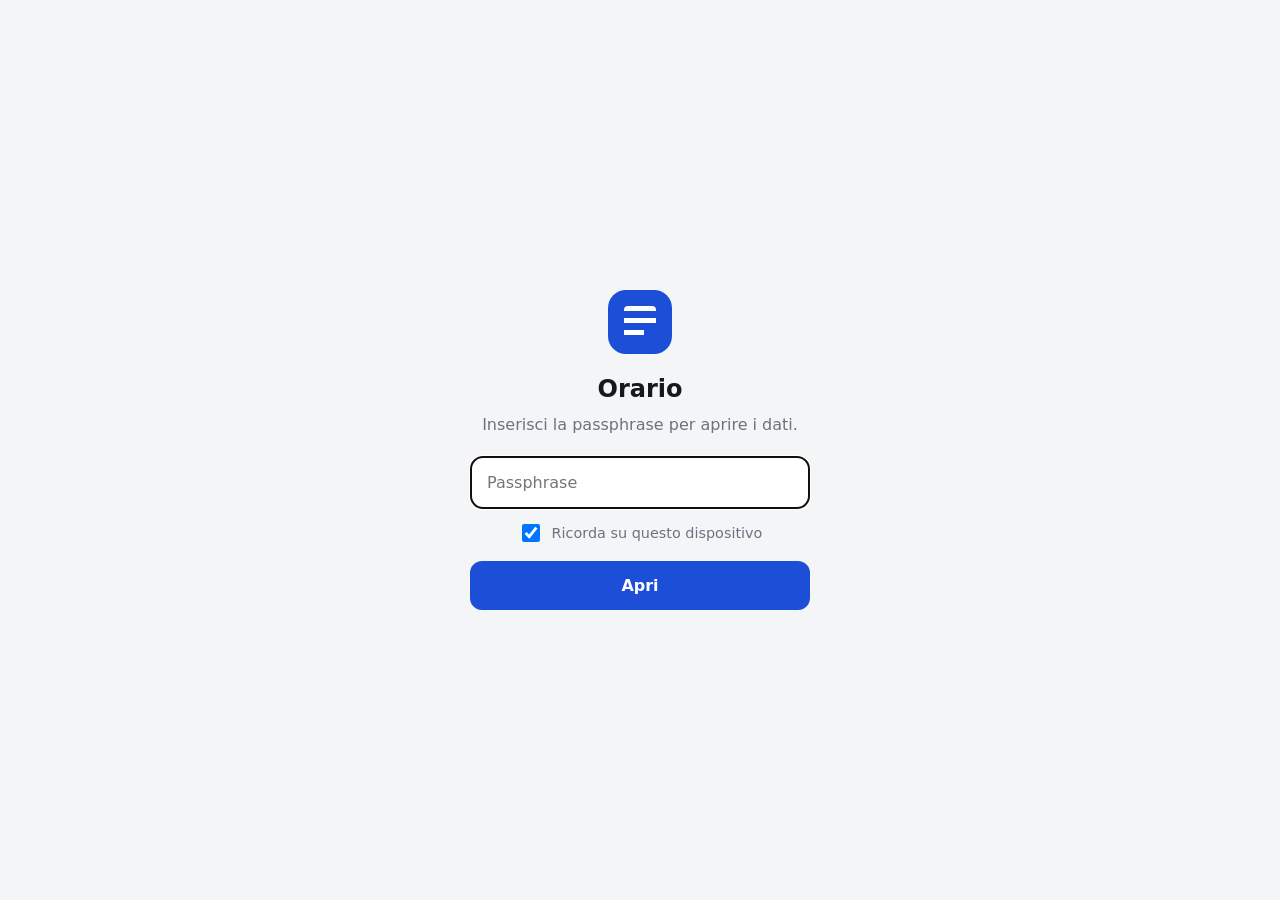
<file: index.html>
<!DOCTYPE html>
<html lang="it">
<head>
<meta charset="utf-8">
<meta name="viewport" content="width=device-width, initial-scale=1, viewport-fit=cover">
<meta name="theme-color" content="#1d4ed8">
<meta name="robots" content="noindex, nofollow">
<meta name="color-scheme" content="light dark">
<meta name="mobile-web-app-capable" content="yes">
<meta name="apple-mobile-web-app-capable" content="yes">
<meta name="apple-mobile-web-app-status-bar-style" content="default">
<link rel="manifest" href="manifest.json">
<link rel="icon" href="icons/icon-192.png">
<link rel="apple-touch-icon" href="icons/icon-192.png">
<link rel="stylesheet" href="app.css">
<title>Orario T. Tasso</title>
</head>
<body>

<!-- SCHERMATA DI SBLOCCO -->
<section id="lock" class="lock">
  <div class="lock-box">
    <div class="lock-logo" aria-hidden="true"></div>
    <h1>Orario</h1>
    <p class="muted" id="lockSub">Inserisci la passphrase per aprire i dati.</p>
    <form id="lockForm" autocomplete="off">
      <input type="password" id="pass" placeholder="Passphrase" autocomplete="current-password" enterkeyhint="go">
      <label class="check"><input type="checkbox" id="remember" checked> Ricorda su questo dispositivo</label>
      <button type="submit" class="primary block" id="lockBtn">Apri</button>
    </form>
    <p class="err" id="lockErr" hidden></p>
  </div>
</section>

<!-- APP -->
<div id="app" hidden>
  <header class="topbar">
    <div class="topbar-in">
      <h1 id="title">Oggi</h1>
      <button id="backBtn" class="icon-btn" hidden aria-label="Indietro">‹</button>
    </div>
  </header>

  <main id="view" class="view"></main>

  <nav class="tabs" id="tabs">
    <button data-tab="home" class="on"><span class="ti">▦</span>Il mio orario</button>
    <button data-tab="classi"><span class="ti">▤</span>Classi</button>
    <button data-tab="colleghi"><span class="ti">☰</span>Colleghi</button>
    <button data-tab="impostazioni"><span class="ti">⚙</span>Impostazioni</button>
  </nav>
</div>

<div id="modalRoot"></div>
<div id="toast" class="toast" hidden></div>

<script src="data-enc.js" onerror="window.ORARIO_ENC_MISSING=true"></script>
<script src="tabellone.js"></script>
<script src="app.js"></script>
</body>
</html>
</file>
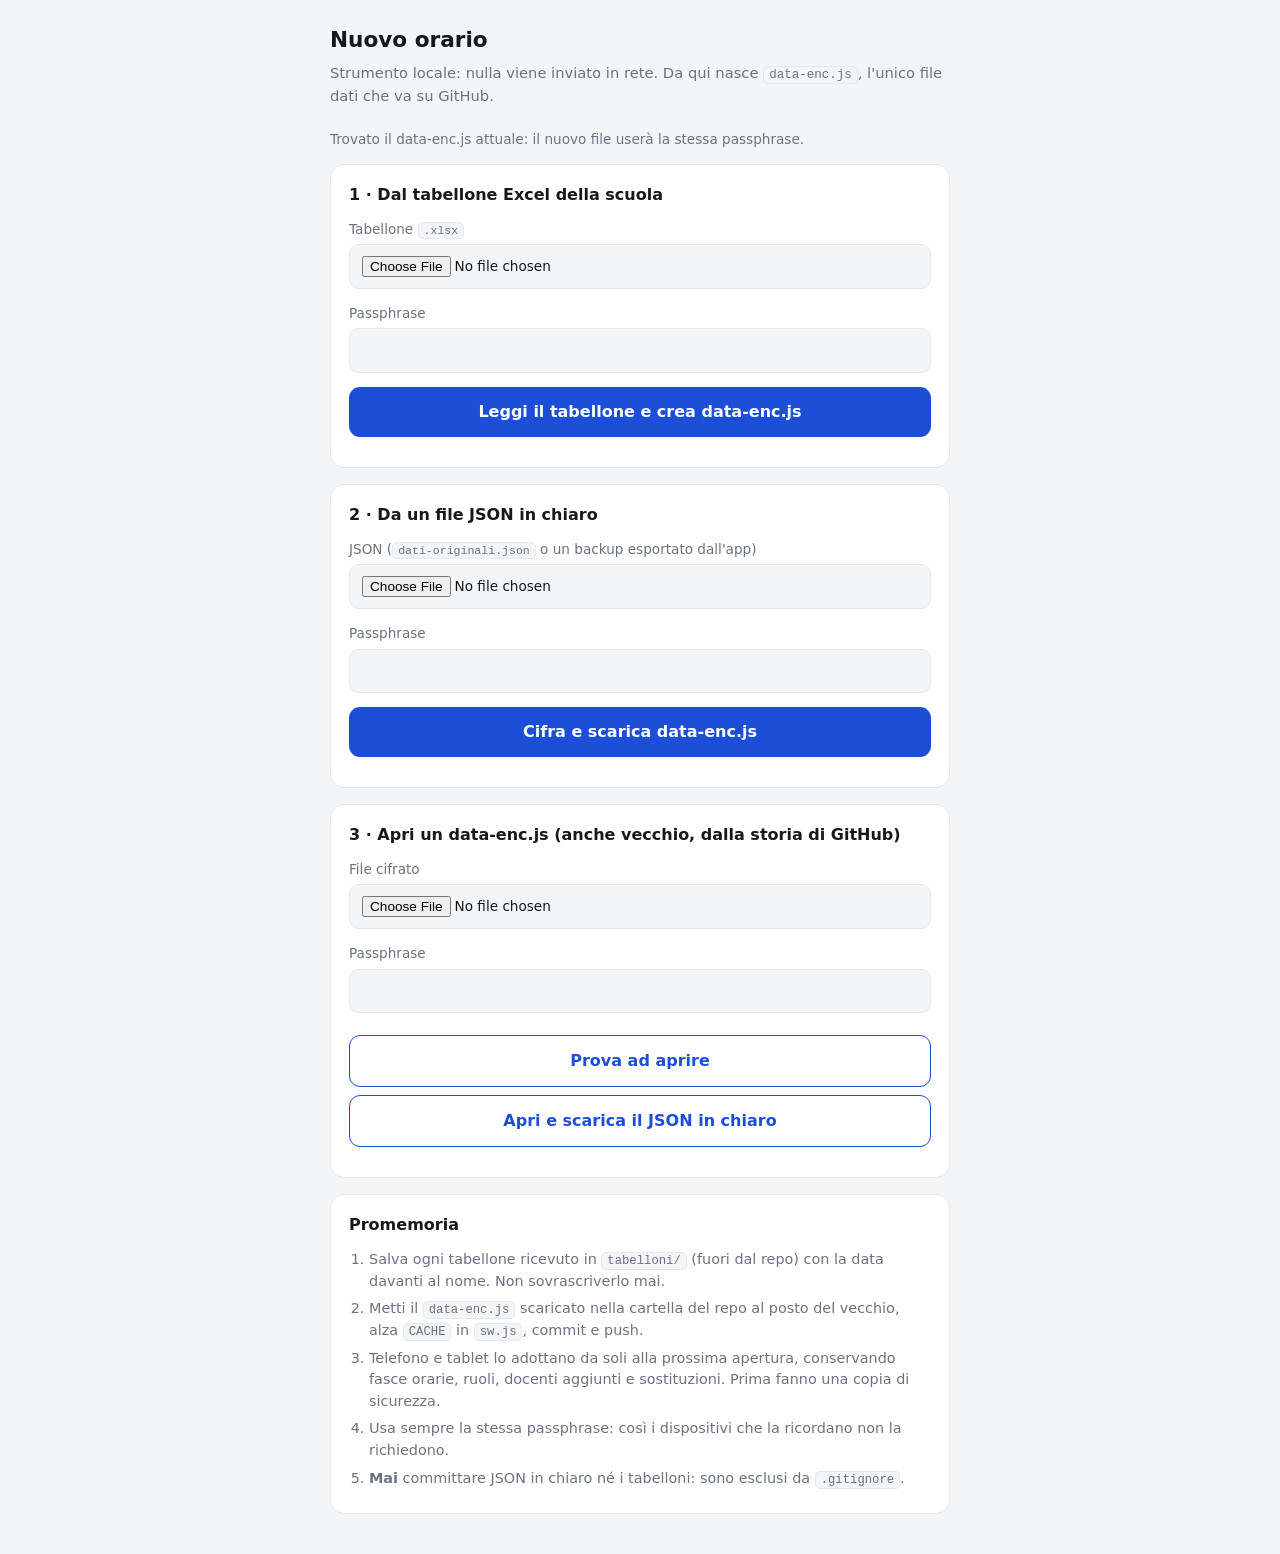
<file: cifra.html>
<!DOCTYPE html>
<html lang="it">
<head>
<meta charset="utf-8">
<meta name="viewport" content="width=device-width, initial-scale=1">
<meta name="robots" content="noindex, nofollow">
<title>Nuovo orario — T. Tasso</title>
<style>
  :root{--ink:#15181d;--muted:#6b7280;--line:#e4e7ec;--accent:#1d4ed8;--bg:#f4f5f7;--card:#fff;--ok:#15803d;--ko:#c0392b;--warn:#b45309}
  @media(prefers-color-scheme:dark){:root{--ink:#e9ebef;--muted:#9aa1ad;--line:#272b33;--accent:#6f9bff;--bg:#0f1115;--card:#171a20;--ok:#4ade80;--ko:#f87171;--warn:#f0b357}}
  body{margin:0;background:var(--bg);color:var(--ink);font:16px/1.5 system-ui,-apple-system,"Segoe UI",sans-serif;padding:24px 16px}
  main{max-width:620px;margin:0 auto}
  h1{font-size:1.35rem;margin:0 0 6px} p.sub{color:var(--muted);margin:0 0 22px;font-size:.92rem}
  .card{background:var(--card);border:1px solid var(--line);border-radius:14px;padding:18px;margin-bottom:16px}
  h2{font-size:1rem;margin:0 0 12px}
  label{display:block;font-size:.85rem;color:var(--muted);margin-bottom:14px}
  input{width:100%;box-sizing:border-box;padding:11px 12px;border:1px solid var(--line);border-radius:10px;
        background:var(--bg);color:var(--ink);margin-top:5px;font:inherit}
  button{background:var(--accent);color:#fff;border:0;border-radius:11px;padding:13px 18px;font:inherit;font-weight:600;cursor:pointer;width:100%}
  button.sec{background:transparent;color:var(--accent);border:1px solid var(--accent);margin-top:8px}
  .msg{margin-top:12px;font-size:.9rem;white-space:pre-line}.ok{color:var(--ok)}.ko{color:var(--ko)}.warn{color:var(--warn)}
  .stato{font-size:.85rem;color:var(--muted);margin:0 0 14px}
  ol{padding-left:20px;color:var(--muted);font-size:.9rem;margin:0}
  li{margin-bottom:6px}
  code{background:var(--bg);border:1px solid var(--line);border-radius:5px;padding:1px 5px;font-size:.85em}
  [hidden]{display:none!important}
</style>
</head>
<body>
<main>
  <h1>Nuovo orario</h1>
  <p class="sub">Strumento locale: nulla viene inviato in rete. Da qui nasce <code>data-enc.js</code>, l'unico file dati che va su GitHub.</p>
  <p class="stato" id="stato"></p>

  <div class="card">
    <h2>1 · Dal tabellone Excel della scuola</h2>
    <label>Tabellone <code>.xlsx</code><input type="file" id="fx" accept=".xlsx"></label>
    <label>Passphrase<input type="password" id="px" autocomplete="current-password"></label>
    <label id="px2L" hidden>Ripeti passphrase<input type="password" id="px2" autocomplete="new-password"></label>
    <button id="goX">Leggi il tabellone e crea data-enc.js</button>
    <div class="msg" id="mX"></div>
  </div>

  <div class="card">
    <h2>2 · Da un file JSON in chiaro</h2>
    <label>JSON (<code>dati-originali.json</code> o un backup esportato dall'app)<input type="file" id="f" accept=".json,application/json"></label>
    <label>Passphrase<input type="password" id="p1" autocomplete="current-password"></label>
    <label id="p2L" hidden>Ripeti passphrase<input type="password" id="p2" autocomplete="new-password"></label>
    <button id="go">Cifra e scarica data-enc.js</button>
    <div class="msg" id="m1"></div>
  </div>

  <div class="card">
    <h2>3 · Apri un data-enc.js (anche vecchio, dalla storia di GitHub)</h2>
    <label>File cifrato<input type="file" id="f2" accept=".js"></label>
    <label>Passphrase<input type="password" id="p3" autocomplete="off"></label>
    <button class="sec" id="go2">Prova ad aprire</button>
    <button class="sec" id="go3">Apri e scarica il JSON in chiaro</button>
    <div class="msg" id="m2"></div>
  </div>

  <div class="card">
    <h2>Promemoria</h2>
    <ol>
      <li>Salva ogni tabellone ricevuto in <code>tabelloni/</code> (fuori dal repo) con la data davanti al nome. Non sovrascriverlo mai.</li>
      <li>Metti il <code>data-enc.js</code> scaricato nella cartella del repo al posto del vecchio, alza <code>CACHE</code> in <code>sw.js</code>, commit e push.</li>
      <li>Telefono e tablet lo adottano da soli alla prossima apertura, conservando fasce orarie, ruoli, docenti aggiunti e sostituzioni. Prima fanno una copia di sicurezza.</li>
      <li>Usa sempre la stessa passphrase: così i dispositivi che la ricordano non la richiedono.</li>
      <li><b>Mai</b> committare JSON in chiaro né i tabelloni: sono esclusi da <code>.gitignore</code>.</li>
    </ol>
  </div>
</main>

<script src="data-enc.js"></script>
<script src="tabellone.js"></script>
<script>
const enc = new TextEncoder(), dec = new TextDecoder();
const b64e = b => { const a = new Uint8Array(b); let s = ''; for (let i = 0; i < a.length; i++) s += String.fromCharCode(a[i]); return btoa(s); };
const b64d = s => { const t = atob(s), a = new Uint8Array(t.length); for (let i = 0; i < t.length; i++) a[i] = t.charCodeAt(i); return a; };
const BOX = window.ORARIO_ENC || null;
const ITER = (BOX && BOX.iter) || 310000;
const $ = id => document.getElementById(id);
async function key(pass, salt, iter) {
  const km = await crypto.subtle.importKey('raw', enc.encode(pass), 'PBKDF2', false, ['deriveKey']);
  return crypto.subtle.deriveKey({ name: 'PBKDF2', salt, iterations: iter || ITER, hash: 'SHA-256' },
    km, { name: 'AES-GCM', length: 256 }, false, ['encrypt', 'decrypt']);
}
async function apriBox(box, pass) {
  const k = await key(pass, b64d(box.salt), box.iter);
  const pt = await crypto.subtle.decrypt({ name: 'AES-GCM', iv: b64d(box.iv) }, k, b64d(box.ct));
  return { k, obj: JSON.parse(dec.decode(pt)) };
}
function say(id, txt, cls) { const e = $(id); e.textContent = txt; e.className = 'msg ' + (cls || 'ko'); }
const readText = f => new Promise((res, rej) => { const r = new FileReader(); r.onload = () => res(r.result); r.onerror = rej; r.readAsText(f); });
const readBuf = f => new Promise((res, rej) => { const r = new FileReader(); r.onload = () => res(r.result); r.onerror = rej; r.readAsArrayBuffer(f); });
function scarica(nome, testo, tipo) {
  const a = document.createElement('a'); a.href = URL.createObjectURL(new Blob([testo], { type: tipo }));
  a.download = nome; document.body.appendChild(a); a.click(); a.remove();
}

/* stessa passphrase e stesso salt dell'orario attuale: i dispositivi che la ricordano non la richiedono */
async function chiave(passId, pass2Id) {
  const pass = $(passId).value;
  if (BOX) {
    try { return Object.assign({ salt: BOX.salt }, await apriBox(BOX, pass)); }
    catch (e) { throw new Error('Passphrase errata: non apre il data-enc.js attuale. Usa la stessa di sempre.'); }
  }
  if (pass.length < 6) throw new Error('Passphrase troppo corta (almeno 6 caratteri).');
  if (pass !== $(pass2Id).value) throw new Error('Le due passphrase non coincidono.');
  const salt = crypto.getRandomValues(new Uint8Array(16));
  return { salt: b64e(salt), k: await key(pass, salt), obj: null };
}
async function cifra(obj, k, salt) {
  const iv = crypto.getRandomValues(new Uint8Array(12));
  const ct = await crypto.subtle.encrypt({ name: 'AES-GCM', iv }, k, enc.encode(JSON.stringify(obj)));
  return 'window.ORARIO_ENC = ' + JSON.stringify({ v: 1, kdf: 'PBKDF2-SHA256', iter: ITER, salt, iv: b64e(iv), ct: b64e(ct) }) + ';\n';
}

if (BOX) $('stato').textContent = 'Trovato il data-enc.js attuale: il nuovo file userà la stessa passphrase.';
else { $('stato').textContent = 'Nessun data-enc.js accanto a questa pagina: ne creerai uno nuovo con una passphrase nuova.'; $('px2L').hidden = false; $('p2L').hidden = false; }

$('goX').onclick = async () => {
  const f = $('fx').files[0];
  if (!f) return say('mX', 'Scegli il file .xlsx.');
  say('mX', 'Leggo…', 'muted');
  try {
    const c = await chiave('px', 'px2');
    const sh = await TAB.leggiFoglio(await readBuf(f));
    const r = TAB.converti(sh, c.obj, f.name);
    const d = TAB.confronta(c.obj, r.data);
    scarica('data-enc.js', await cifra(r.data, c.k, c.salt), 'application/javascript');
    let txt = `Fatto: ${r.data.docenti.length} docenti, ${r.nOre} ore al giorno. data-enc.js scaricato.`;
    if (d) {
      txt += `\nRispetto all'orario attuale: ${d.celle.length} celle cambiate`;
      if (d.nuovi.length) txt += `, nuovi: ${d.nuovi.join(', ')}`;
      if (d.usciti.length) txt += `, non più presenti: ${d.usciti.join(', ')}`;
      txt += '.';
      const io = r.data.docenti.find(t => t.id === r.data.io);
      const mie = d.celle.filter(x => io && x.nome === io.nome);
      if (mie.length) txt += `\nNel tuo orario: ` + mie.map(x => `${x.g} ${x.h + 1}ª ${x.da || '—'} → ${x.a || '—'}`).join(' · ');
    }
    if (r.strani.length) txt += `\nSigle non riconosciute, lasciate così: ${r.strani.join(', ')}.`;
    say('mX', txt, r.strani.length ? 'warn' : 'ok');
  } catch (e) { say('mX', e.message || String(e)); }
};

$('go').onclick = async () => {
  const f = $('f').files[0];
  if (!f) return say('m1', 'Scegli il file JSON.');
  try {
    const obj = JSON.parse(await readText(f));
    if (!obj.docenti) return say('m1', 'Il JSON non contiene "docenti".');
    const c = await chiave('p1', 'p2');
    delete obj.man; delete obj.base; delete obj.baseIds;
    obj.meta = Object.assign({}, obj.meta, { generato: new Date().toISOString() });
    scarica('data-enc.js', await cifra(obj, c.k, c.salt), 'application/javascript');
    say('m1', 'Fatto: ' + obj.docenti.length + ' docenti cifrati. data-enc.js scaricato.', 'ok');
  } catch (e) { say('m1', e.message || String(e)); }
};

async function apriFile() {
  const f = $('f2').files[0];
  if (!f) throw new Error('Scegli il file data-enc.js.');
  const txt = await readText(f);
  const box = JSON.parse(txt.replace(/^[^{]*/, '').replace(/;\s*$/, ''));
  try { return (await apriBox(box, $('p3').value)).obj; }
  catch (e) { throw new Error('Non si apre: passphrase errata o file danneggiato.'); }
}
$('go2').onclick = async () => {
  try { const o = await apriFile(); say('m2', 'Passphrase corretta: ' + o.docenti.length + ' docenti, generato ' + ((o.meta && o.meta.generato) || '?') + '.', 'ok'); }
  catch (e) { say('m2', e.message); }
};
$('go3').onclick = async () => {
  try {
    const o = await apriFile();
    const quando = String((o.meta && o.meta.generato) || 'senza-data').slice(0, 10);
    scarica('orario-tasso-' + quando + '.json', JSON.stringify(o, null, 1), 'application/json');
    say('m2', 'JSON in chiaro scaricato: tienilo fuori dal repo.', 'ok');
  } catch (e) { say('m2', e.message); }
};
</script>
</body>
</html>
</file>
<file: app.css>
/* Orario T. Tasso — stile minimale, mobile first */
:root{
  --bg:#f4f5f7; --card:#ffffff; --ink:#15181d; --muted:#6b7280;
  --line:#e4e7ec; --accent:#1d4ed8; --soft:#eaf0ff; --warn:#b45309;
  --r:14px; --safe: env(safe-area-inset-bottom, 0px);
}
@media (prefers-color-scheme: dark){
  :root{ --bg:#0f1115; --card:#171a20; --ink:#e9ebef; --muted:#9aa1ad;
         --line:#272b33; --accent:#6f9bff; --soft:#1a2340; --warn:#f0b357; }
}
*{box-sizing:border-box;-webkit-tap-highlight-color:transparent}
[hidden]{display:none !important}
html,body{margin:0;padding:0}
body{
  background:var(--bg); color:var(--ink);
  font:16px/1.45 -apple-system,BlinkMacSystemFont,"Segoe UI",Roboto,system-ui,sans-serif;
  overflow-x:hidden;
}
h1,h2,h3{margin:0;font-weight:650}
button,input,select{font:inherit;color:inherit}
button{background:none;border:0;cursor:pointer}
.muted{color:var(--muted)}
.err{color:#c0392b;font-size:.9rem}

/* ---------- lock ---------- */
.lock{min-height:100dvh;display:grid;place-items:center;padding:24px}
.lock-box{width:100%;max-width:340px;text-align:center}
.lock-logo{width:64px;height:64px;margin:0 auto 18px;border-radius:18px;background:var(--accent);
  position:relative}
.lock-logo::before{content:"";position:absolute;inset:16px;border-radius:4px;
  background:
   linear-gradient(#fff,#fff) 0 0/100% 5px no-repeat,
   linear-gradient(#fff,#fff) 0 12px/100% 5px no-repeat,
   linear-gradient(#fff,#fff) 0 24px/64% 5px no-repeat;}
.lock h1{font-size:1.5rem;margin-bottom:6px}
.lock p{margin:0 0 20px}
.lock input[type=password]{width:100%;padding:14px 16px;border-radius:12px;border:1px solid var(--line);
  background:var(--card);margin-bottom:12px}
.check{display:flex;gap:9px;align-items:center;justify-content:center;font-size:.9rem;color:var(--muted);margin-bottom:16px}
.check input{width:18px;height:18px}
.primary{background:var(--accent);color:#fff;border-radius:12px;padding:13px 18px;font-weight:600}
.block{display:block;width:100%}

/* ---------- chrome ---------- */
.topbar{position:sticky;top:0;z-index:20;background:var(--bg);
  padding:max(env(safe-area-inset-top),8px) 16px 6px;border-bottom:1px solid transparent}
.topbar-in{display:flex;align-items:center;gap:8px;min-height:36px}
.topbar h1{font-size:1.32rem;flex:1;order:2}
.icon-btn{order:1;font-size:1.9rem;line-height:1;width:34px;height:34px;color:var(--accent);margin-left:-8px}
.view{padding:6px max(16px,env(safe-area-inset-right)) calc(84px + var(--safe)) max(16px,env(safe-area-inset-left));max-width:760px;margin:0 auto}

.tabs{position:fixed;left:0;right:0;bottom:0;z-index:30;display:flex;
  background:var(--card);border-top:1px solid var(--line);padding-bottom:var(--safe)}
.tabs button{flex:1;padding:9px 4px 10px;font-size:.7rem;color:var(--muted);display:flex;
  flex-direction:column;align-items:center;gap:3px}
.tabs button.on{color:var(--accent)}
.tabs .ti{font-size:1.15rem;line-height:1}

/* ---------- giorni ---------- */
.days{display:flex;gap:6px;margin:8px 0 14px;overflow-x:auto;scrollbar-width:none}
.days::-webkit-scrollbar{display:none}
.days button{flex:1;min-width:58px;padding:9px 4px;border-radius:11px;background:var(--card);
  border:1px solid var(--line);font-size:.82rem;font-weight:600;color:var(--muted)}
.days button.on{background:var(--accent);border-color:var(--accent);color:#fff}
.days button.today::after{content:"•";margin-left:4px}

/* ---------- ore ---------- */
.ore{list-style:none;margin:0;padding:0;display:flex;flex-direction:column;gap:8px}
.ora{display:flex;gap:12px;background:var(--card);border:1px solid var(--line);border-radius:var(--r);
  padding:12px 14px;align-items:flex-start;text-align:left;width:100%;min-height:62px}
.ora:active{background:var(--soft)}
.ora-n{flex:0 0 52px;display:flex;flex-direction:column;align-items:flex-start}
.ora-n b{font-size:1rem}
.ora-n span{font-size:.72rem;color:var(--muted);line-height:1.25}
.ora-n .to{opacity:.7}
.ora-n .to::before{content:"–"}
.ore li.pausa{display:flex;align-items:center;justify-content:space-between;gap:10px;
  padding:1px 10px;font-size:.72rem;color:var(--muted)}
.ore li.pausa span:first-child{text-transform:uppercase;letter-spacing:.6px}
.ora-body{flex:1;min-width:0}
.ora-top{display:flex;align-items:center;gap:9px;flex-wrap:wrap}
.cls{background:var(--accent);color:#fff;border-radius:8px;padding:2px 9px;font-weight:700;font-size:.95rem;letter-spacing:.3px}
.cls.alt{background:var(--soft);color:var(--accent)}
.cur{font-weight:600}
.ora-sub{font-size:.83rem;color:var(--muted);margin-top:3px}
.ora.vuota{opacity:.55}
.ora.vuota .ora-body{padding-top:2px}
.nocur{color:var(--warn);font-weight:600}

.hint{font-size:.8rem;color:var(--muted);margin:14px 2px 0;text-align:center}
.banner{background:var(--soft);color:var(--accent);border-radius:12px;padding:10px 12px;font-size:.84rem;margin-bottom:12px}

/* ---------- colleghi ---------- */
.search{width:100%;padding:12px 14px;border-radius:12px;border:1px solid var(--line);
  background:var(--card);margin:6px 0 12px}
.list{list-style:none;margin:0;padding:0;background:var(--card);border:1px solid var(--line);border-radius:var(--r);overflow:hidden}
.list li+li{border-top:1px solid var(--line)}
.list button{width:100%;text-align:left;padding:13px 14px;display:flex;align-items:center;gap:10px}
.list button:active{background:var(--soft)}
.nm{font-weight:600;flex:1;min-width:0;overflow:hidden;text-overflow:ellipsis;white-space:nowrap}
.tag{font-size:.68rem;text-transform:uppercase;letter-spacing:.5px;color:var(--muted);
  border:1px solid var(--line);border-radius:6px;padding:2px 6px;white-space:nowrap}
.tag.s{color:var(--accent);border-color:var(--accent)}

/* ---------- scheda docente ---------- */
.card{background:var(--card);border:1px solid var(--line);border-radius:var(--r);padding:14px;margin-bottom:12px}
.card h2{font-size:1.1rem}
.card .sub{font-size:.85rem;color:var(--muted);margin-top:4px}
.grid{width:100%;border-collapse:collapse;table-layout:fixed}
.grid th{font-size:.7rem;color:var(--muted);font-weight:600;padding:4px 0}
.grid td{padding:2px}
.grid .h{width:24px;font-size:.7rem;color:var(--muted);text-align:center}
.grid tr.rpausa td{padding:1px 2px;font-size:.6rem;color:var(--muted);text-align:center;letter-spacing:.3px}
.cell{width:100%;min-height:44px;border-radius:9px;border:1px solid var(--line);background:var(--bg);
  display:flex;flex-direction:column;align-items:center;justify-content:center;padding:2px;overflow:hidden}
.cell b{font-size:.92rem;font-weight:700}
.cell small{font-size:.6rem;color:var(--muted);line-height:1.1;text-align:center;
  overflow:hidden;display:-webkit-box;-webkit-line-clamp:2;-webkit-box-orient:vertical;word-break:break-word}
.cell.has{background:var(--soft);border-color:transparent;color:var(--accent)}
.cell.me{box-shadow:inset 0 0 0 2px var(--accent)}
.cell:active{opacity:.6}

/* ---------- impostazioni ---------- */
.sec{margin:18px 0 8px;font-size:.74rem;text-transform:uppercase;letter-spacing:.6px;color:var(--muted)}
.rows{background:var(--card);border:1px solid var(--line);border-radius:var(--r);overflow:hidden}
.row{display:flex;align-items:center;gap:10px;padding:13px 14px;width:100%;text-align:left}
.row+.row{border-top:1px solid var(--line)}
.row .lbl{flex:1}
.row .val{color:var(--muted);font-size:.86rem}
.row select,.row input[type=time]{border:1px solid var(--line);background:var(--bg);border-radius:9px;padding:7px 9px}
.row.danger .lbl{color:#c0392b}
.slots{display:flex;flex-direction:column;gap:7px;padding:11px 12px}
.slot{display:flex;align-items:center;gap:6px}
.slot .sn{flex:0 0 82px;min-width:0;font-size:.78rem;color:var(--muted);font-weight:600;
  overflow:hidden;text-overflow:ellipsis;white-space:nowrap}
.slot input[type=time]{flex:1;min-width:0;border:1px solid var(--line);background:var(--bg);
  border-radius:9px;padding:7px 8px;font-size:.9rem}
.slot input.sn{border:1px solid var(--line);background:var(--bg);border-radius:8px;padding:6px 6px;font-size:.72rem}
.slot .sm{flex:0 0 32px;text-align:right;font-size:.7rem;color:var(--muted)}
.slot .sx{flex:0 0 24px;font-size:1.15rem;line-height:1;color:var(--muted);padding:2px}
.slot.int input[type=time]{background:var(--soft);border-color:transparent}
.hint.warn{color:var(--warn)}

/* ---------- modal ---------- */
.mask{position:fixed;inset:0;background:rgba(0,0,0,.42);z-index:50;display:flex;align-items:flex-end;justify-content:center}
.sheet{background:var(--card);width:100%;max-width:520px;border-radius:18px 18px 0 0;padding:18px 18px calc(18px + var(--safe));
  max-height:86dvh;overflow:auto;animation:up .18s ease}
@keyframes up{from{transform:translateY(24px);opacity:.4}}
@media(min-width:560px){.mask{align-items:center}.sheet{border-radius:18px;margin:16px}}
.sheet h3{font-size:1.05rem}
.sheet .sub{font-size:.85rem;color:var(--muted);margin:3px 0 14px}
.chips{display:flex;flex-wrap:wrap;gap:8px;margin-bottom:14px}
.chips button{border:1px solid var(--line);background:var(--bg);border-radius:10px;padding:10px 13px;font-weight:600;min-width:52px}
.chips button.on{background:var(--accent);border-color:var(--accent);color:#fff}
.sheet label.fld{display:block;font-size:.8rem;color:var(--muted);margin-bottom:16px}
.sheet label.fld input{width:100%;padding:11px 12px;border-radius:10px;border:1px solid var(--line);background:var(--bg);margin-top:5px}
.acts{display:flex;gap:8px}
.acts button{flex:1;border-radius:11px;padding:12px;border:1px solid var(--line);font-weight:600}
.acts .primary{border-color:var(--accent)}
.acts .del{color:#c0392b}

.toast{position:fixed;left:50%;transform:translateX(-50%);bottom:calc(86px + var(--safe));z-index:60;
  background:#15181d;color:#fff;border-radius:11px;padding:10px 16px;font-size:.87rem;box-shadow:0 6px 20px rgba(0,0,0,.25)}
@media (prefers-color-scheme: dark){.toast{background:#e9ebef;color:#15181d}}

/* ---------- ora in sostituzione ---------- */
.sost{color:var(--warn);font-weight:700;text-transform:uppercase;font-size:.78rem;letter-spacing:.5px}
.ora.is-sost{border-color:var(--warn)}
.cell.sos{box-shadow:inset 0 0 0 2px var(--warn)}

/* ---------- sheet: compresenze ---------- */
.sec2{font-size:.72rem;text-transform:uppercase;letter-spacing:.6px;color:var(--muted);margin:2px 0 7px}
.who{list-style:none;margin:0 0 10px;padding:0;border:1px solid var(--line);border-radius:12px;overflow:hidden}
.who li{display:flex;align-items:center;gap:9px;padding:9px 6px 9px 12px;background:var(--bg)}
.who li+li{border-top:1px solid var(--line)}
.who li.empty{color:var(--muted);font-size:.86rem;justify-content:center;padding:12px}
.who .nm{font-weight:600;flex:1;min-width:0;overflow:hidden;text-overflow:ellipsis;white-space:nowrap}
.who .x{font-size:1.5rem;line-height:1;color:var(--muted);width:34px;height:34px;flex:0 0 34px}
.addbtn{width:100%;border:1px dashed var(--line);border-radius:12px;padding:12px;
  color:var(--accent);font-weight:600;margin-bottom:14px}
.list+.addbtn{margin-top:10px}
.sw{display:flex;align-items:center;gap:10px;padding:11px 12px;border:1px solid var(--line);
  border-radius:12px;background:var(--bg);margin-bottom:14px;font-size:.92rem}
.sw input{width:20px;height:20px;flex:0 0 20px}
.busy{font-size:.7rem;color:var(--warn);white-space:nowrap}
.chips button.alt{font-weight:500;color:var(--muted)}
.chips button.alt.on{color:#fff}
.sheet .search{margin:0 0 10px}
.sheet .list{margin-bottom:12px;max-height:44dvh;overflow:auto}
.sheet select{width:100%;padding:11px 12px;border-radius:10px;border:1px solid var(--line);
  background:var(--bg);margin-top:5px}

/* v1.3 — istantanee e nuovo orario */
.row .val.warn{color:var(--warn);font-weight:600}
.small{font-size:.78rem}
.perse{margin:0 0 14px;padding-left:18px;font-size:.86rem;max-height:40vh;overflow:auto}
.perse li{margin-bottom:5px}
.sheet .rows{margin-bottom:12px;max-height:55vh;overflow:auto}

/* v1.4 — classi e consiglio di classe */
.chips.kl{margin-bottom:6px}
.chips.kl button{min-width:48px;padding:8px 11px}
.chips.kl button.coord::after{content:"★";margin-left:4px;font-size:.75em}
.altre{margin:8px 0 12px}
.altre summary{font-size:.74rem;text-transform:uppercase;letter-spacing:.6px;color:var(--muted);cursor:pointer;padding:4px 0 8px;list-style:none}
.altre summary::-webkit-details-marker{display:none}
.altre summary::after{content:" ▾"}
.altre[open] summary::after{content:" ▴"}
.khead{display:flex;align-items:center;justify-content:space-between;gap:10px;margin-bottom:8px}
.coordtag{font-size:.72rem;color:var(--accent);border:1px solid var(--accent);border-radius:7px;padding:2px 7px;white-space:nowrap}
.kgrid .cell{position:relative;min-height:48px;padding:3px 2px}
.kgrid .cell b{font-size:.74rem;line-height:1.15;max-width:100%;overflow:hidden;text-overflow:ellipsis;white-space:nowrap}
.kgrid .cell small{font-size:.58rem;-webkit-line-clamp:2}
.kgrid .cell.has small{color:var(--ink);opacity:.7}
.kgrid .cell.nocurc{background:var(--bg);border-color:var(--line);color:var(--muted)}
.kgrid .dot{position:absolute;top:4px;right:4px;width:6px;height:6px;border-radius:50%;background:var(--warn)}
.cdc .ore-n{font-size:.78rem;color:var(--muted);white-space:nowrap}
.cdc .val{color:var(--accent);font-size:.86rem;font-weight:600}
.star{color:var(--warn)}
</file>
